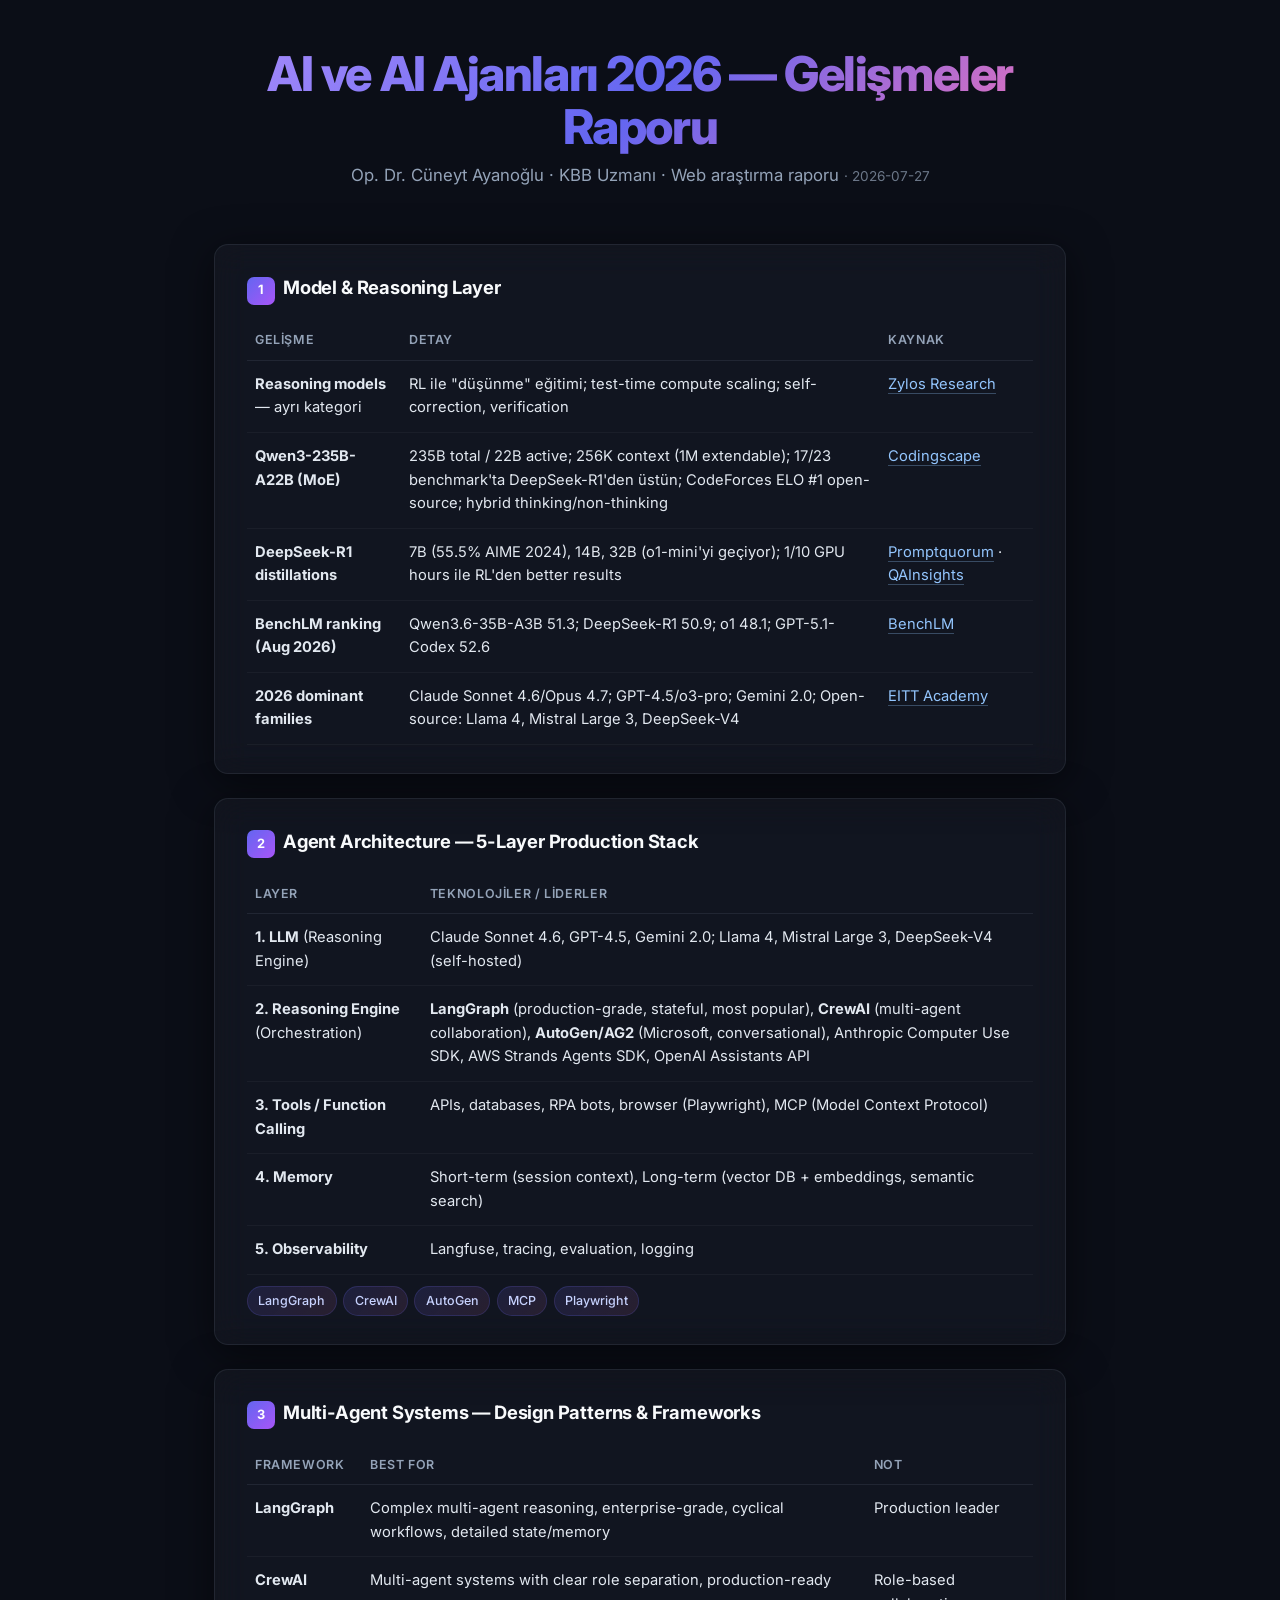
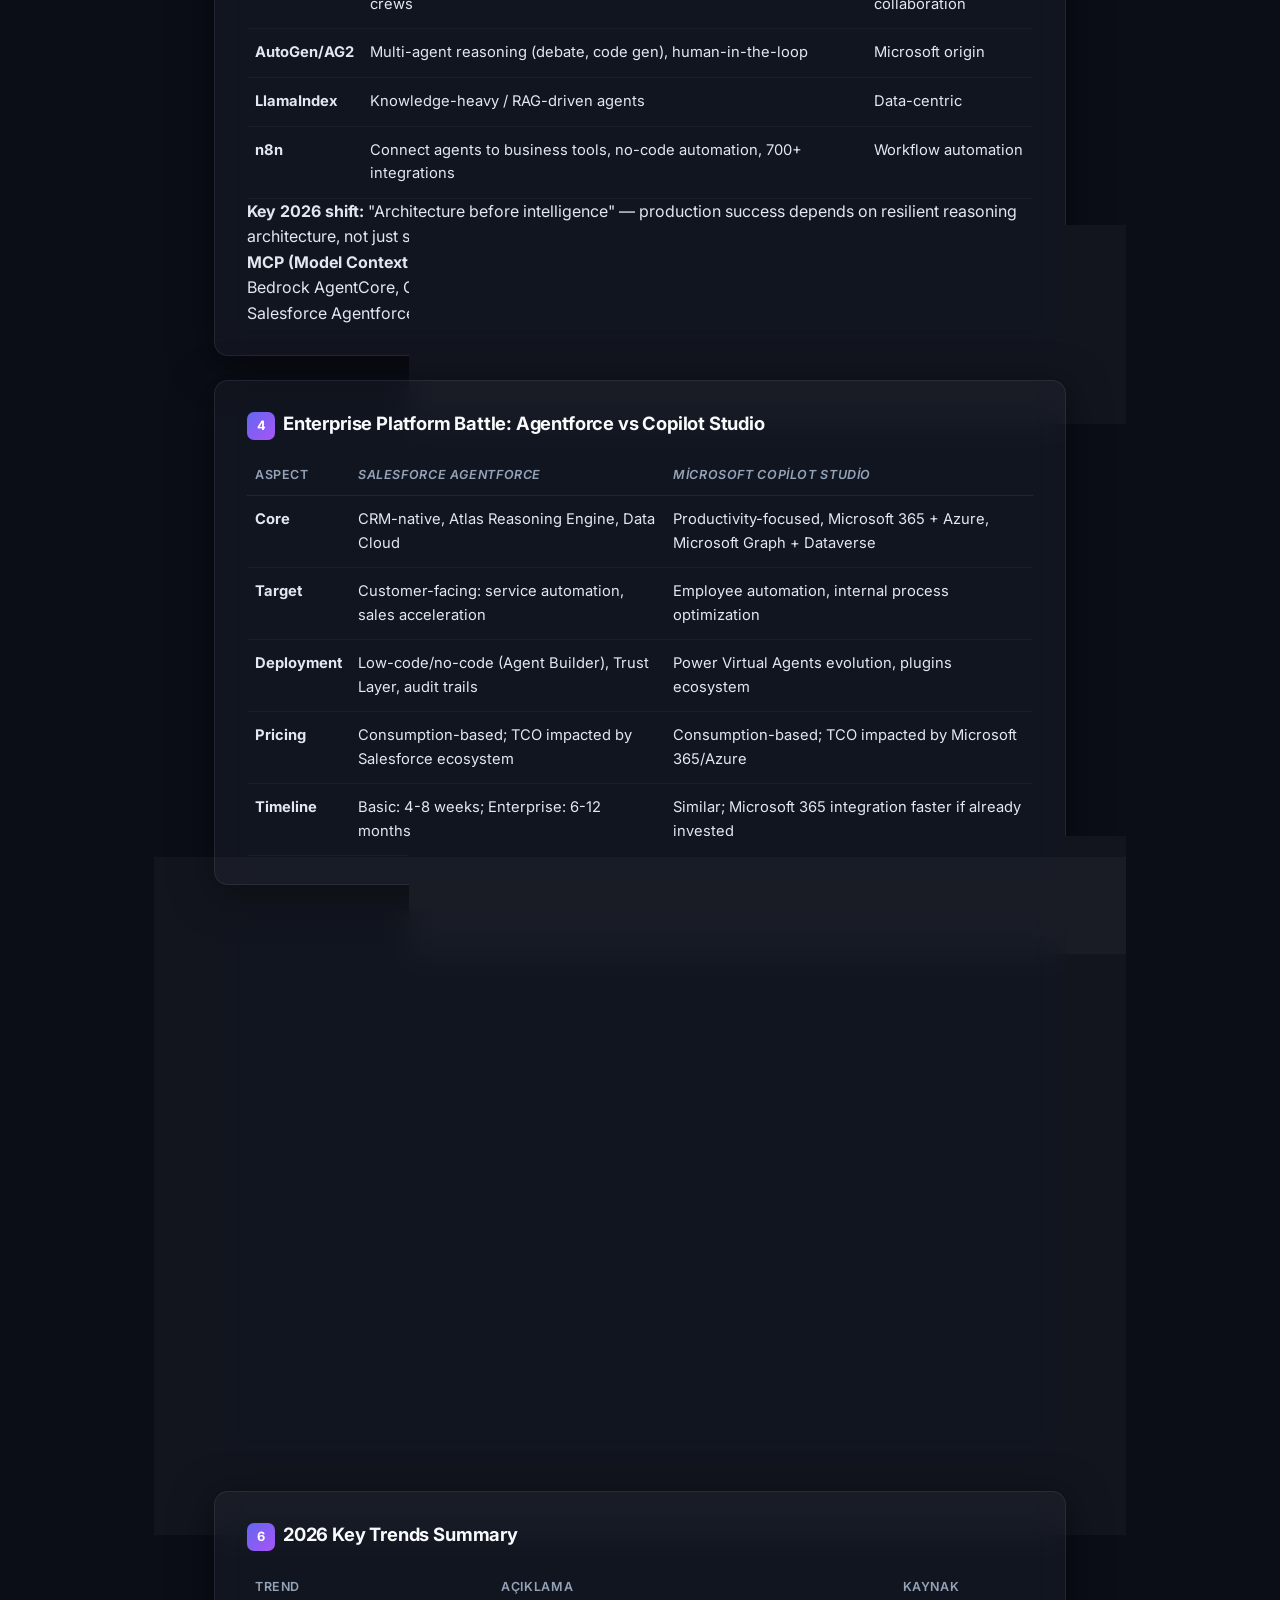
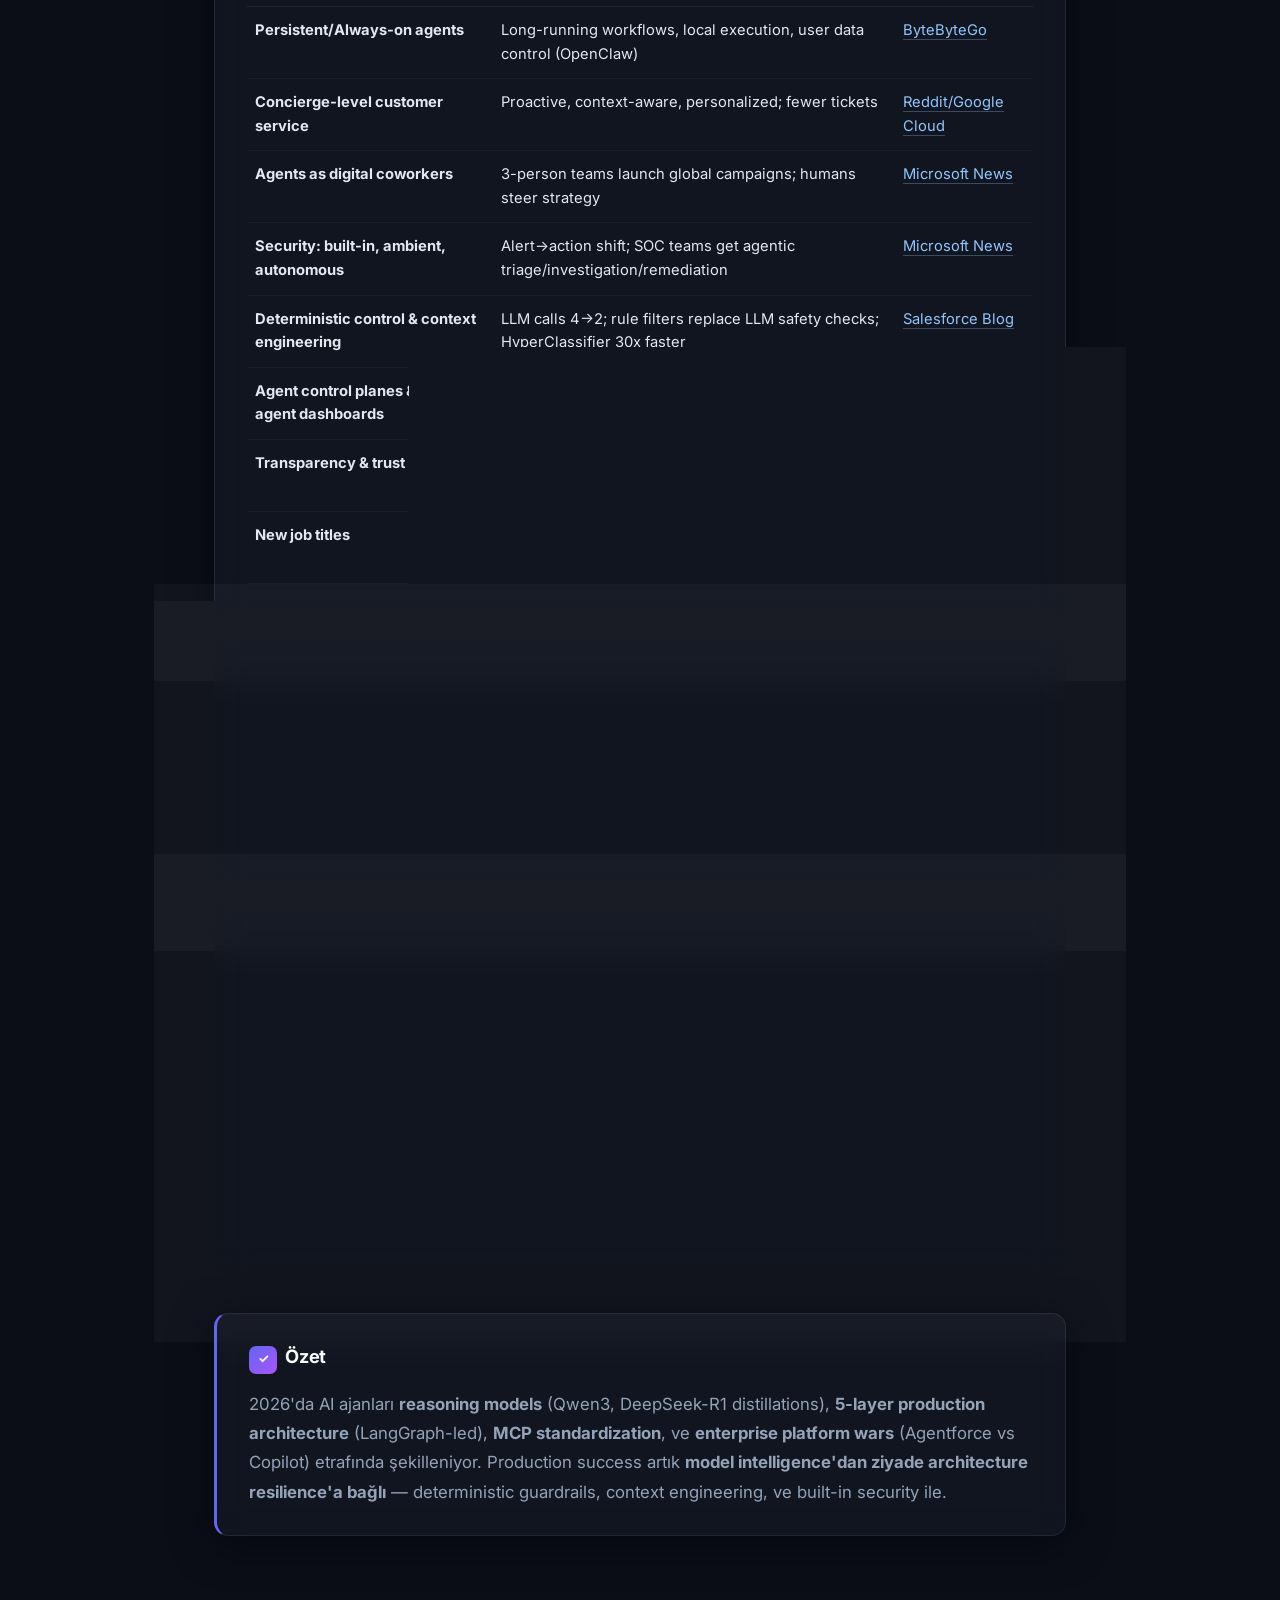
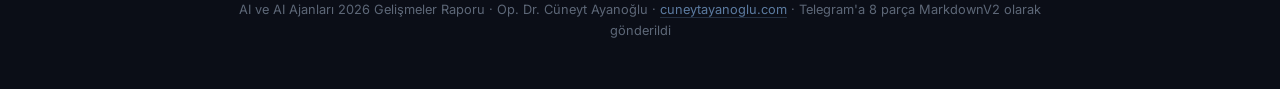
<file: index.html>
<!DOCTYPE html>
<html lang="tr">
<head>
<meta charset="UTF-8">
<meta name="viewport" content="width=device-width, initial-scale=1.0">
<title>AI ve AI Ajanları 2026 — Gelişmeler Raporu</title>
<style>
@import url('https://fonts.googleapis.com/css2?family=Inter:wght@300;400;600;800&family=JetBrains+Mono:wght@400;500&display=swap');
:root {
  --bg: #0b0e17;
  --surface: #11152a;
  --surface-2: #171b3a;
  --text: #e2e8f0;
  --text-dim: #94a3b8;
  --accent: #6366f1;
  --accent-glow: rgba(99,102,241,0.25);
  --border: rgba(148,163,184,0.12);
  --radius: 14px;
  --shadow: 0 8px 40px rgba(0,0,0,0.5);
}
* { margin:0; padding:0; box-sizing:border-box; }
html { scroll-behavior: smooth; }
body {
  background: radial-gradient(1200px 800px at 10% -10%, var(--accent-glow), transparent 60%),
              radial-gradient(1000px 700px at 110% 110%, rgba(236,72,153,0.08), transparent 60%),
              var(--bg);
  color: var(--text);
  font-family: 'Inter', system-ui, -apple-system, sans-serif;
  line-height: 1.6;
  padding: 3rem 1.5rem;
  max-width: 900px;
  margin: 0 auto;
}
header { margin-bottom: 3.5rem; text-align: center; }
header h1 {
  font-size: 3rem; font-weight: 800; letter-spacing: -0.03em; line-height: 1.1;
  background: linear-gradient(135deg, #a78bfa, #6366f1, #f472b6); -webkit-background-clip: text; -webkit-text-fill-color: transparent; background-clip: text;
  margin-bottom: 0.5rem;
}
.subtitle { color: var(--text-dim); font-size: 1.05rem; }
.subtitle .date { color: var(--text-dim); font-size: 0.85rem; opacity: 0.7; }
.card {
  background: rgba(255,255,255,0.03); backdrop-filter: blur(16px) saturate(1.2);
  border: 1px solid var(--border); border-radius: var(--radius);
  padding: 1.75rem 2rem; margin-bottom: 1.5rem;
  box-shadow: var(--shadow);
  transition: transform .15s ease, border-color .2s ease;
}
.card:hover { border-color: rgba(148,163,184,0.25); transform: translateY(-2px); }
.card h2 { font-size: 1.15rem; font-weight: 700; color: #f8fafc; margin-bottom: 1rem; letter-spacing: -0.01em; }
.card h3 { font-size: 0.95rem; font-weight: 600; color: var(--accent); margin-bottom: 0.5rem; }
.subtitle-tag { color: var(--text-dim); font-size: 0.82rem; margin-top: 0.25rem; }

/* Tables */
table { width: 100%; border-collapse: collapse; font-size: 0.92rem; }
thead th { text-align: left; padding: 0.6rem 0.5rem; color: var(--text-dim); font-weight: 600; font-size: 0.78rem; text-transform: uppercase; letter-spacing: 0.05em; border-bottom: 1px solid var(--border); }
tbody td { padding: 0.75rem 0.5rem; border-bottom: 1px solid rgba(148,163,184,0.06); vertical-align: top; }
tbody tr:hover td { background: rgba(255,255,255,0.02); }
.code-row code { font-family: 'JetBrains Mono', monospace; background: rgba(255,255,255,0.05); padding: 0.1rem 0.35rem; border-radius: 4px; font-size: 0.82em; color: #93c5fd; }

/* Tags / pills */
.tags { display: flex; flex-wrap: wrap; gap: 0.4rem; margin-top: 0.7rem; }
.tag { background: linear-gradient(135deg, rgba(99,102,241,0.15), rgba(244,114,182,0.1)); border: 1px solid rgba(99,102,241,0.2); color: #c7d2fe; padding: 0.25rem 0.65rem; border-radius: 999px; font-size: 0.78rem; font-weight: 500; }

/* Section dividers */
.section-num { display: inline-flex; align-items: center; justify-content: center; width: 28px; height: 28px; border-radius: 7px; background: linear-gradient(135deg, #6366f1, #a855f7); color: #fff; font-weight: 700; font-size: 0.8rem; margin-right: 0.5rem; flex-shrink: 0; }

/* Link styling */
a { color: #93c5fd; text-decoration: none; border-bottom: 1px solid rgba(147,197,253,0.3); transition: border-color .2s; }
a:hover { border-color: #93c5fd; }

/* Footer */
footer { text-align: center; margin-top: 4rem; color: var(--text-dim); font-size: 0.8rem; opacity: 0.6; }

/* Responsive */
@media (max-width: 640px) {
  body { padding: 1.5rem 1rem; }
  header h1 { font-size: 2.2rem; }
  .card { padding: 1.25rem 1.25rem; }
  table { font-size: 0.82rem; }
}
</style>
</head>
<body>
<header>
  <h1>AI ve AI Ajanları 2026 — Gelişmeler Raporu</h1>
  <p class="subtitle">Op. Dr. Cüneyt Ayanoğlu · KBB Uzmanı · Web araştırma raporu <span class="date">· 2026-07-27</span></p>
</header>

<!-- Section 1 -->
<section class="card" id="sec-1">
  <h2><span class="section-num">1</span>Model & Reasoning Layer</h2>
  <table>
    <thead>
      <tr><th>Gelişme</th><th>Detay</th><th>Kaynak</th></tr>
    </thead>
    <tbody>
      <tr><td><strong>Reasoning models</strong> — ayrı kategori</td><td>RL ile "düşünme" eğitimi; test-time compute scaling; self-correction, verification</td><td><a href="https://zylos.ai/research/2026-01-24-ai-reasoning-models">Zylos Research</a></td></tr>
      <tr><td><strong>Qwen3-235B-A22B (MoE)</strong></td><td>235B total / 22B active; 256K context (1M extendable); 17/23 benchmark'ta DeepSeek-R1'den üstün; CodeForces ELO #1 open-source; hybrid thinking/non-thinking</td><td><a href="https://codingscape.com/blog/most-powerful-llms-large-language-models">Codingscape</a></td></tr>
      <tr><td><strong>DeepSeek-R1 distillations</strong></td><td>7B (55.5% AIME 2024), 14B, 32B (o1-mini'yi geçiyor); 1/10 GPU hours ile RL'den better results</td><td><a href="https://www.promptquorum.com/local-llms/best-local-reasoning-model-deepseek-r1-2026">Promptquorum</a> · <a href="https://qainsights.com/qwen3-vs-deepseek-r1-which-open-source-reasoning-model">QAInsights</a></td></tr>
      <tr><td><strong>BenchLM ranking (Aug 2026)</strong></td><td>Qwen3.6-35B-A3B 51.3; DeepSeek-R1 50.9; o1 48.1; GPT-5.1-Codex 52.6</td><td><a href="https://benchlm.ai/best/reasoning-models">BenchLM</a></td></tr>
      <tr><td><strong>2026 dominant families</strong></td><td>Claude Sonnet 4.6/Opus 4.7; GPT-4.5/o3-pro; Gemini 2.0; Open-source: Llama 4, Mistral Large 3, DeepSeek-V4</td><td><a href="https://eitt.academy/knowledge-base/ai-agents-2026-guide-from-llm-to-multi-agent-systems">EITT Academy</a></td></tr>
    </tbody>
  </table>
</section>

<!-- Section 2 -->
<section class="card" id="sec-2">
  <h2><span class="section-num">2</span>Agent Architecture — 5-Layer Production Stack</h2>
  <table>
    <thead><tr><th>Layer</th><th>Teknolojiler / Liderler</th></tr></thead>
    <tbody>
      <tr><td><strong>1. LLM</strong> (Reasoning Engine)</td><td>Claude Sonnet 4.6, GPT-4.5, Gemini 2.0; Llama 4, Mistral Large 3, DeepSeek-V4 (self-hosted)</td></tr>
      <tr><td><strong>2. Reasoning Engine</strong> (Orchestration)</td><td><strong>LangGraph</strong> (production-grade, stateful, most popular), <strong>CrewAI</strong> (multi-agent collaboration), <strong>AutoGen/AG2</strong> (Microsoft, conversational), Anthropic Computer Use SDK, AWS Strands Agents SDK, OpenAI Assistants API</td></tr>
      <tr><td><strong>3. Tools / Function Calling</strong></td><td>APIs, databases, RPA bots, browser (Playwright), MCP (Model Context Protocol)</td></tr>
      <tr><td><strong>4. Memory</strong></td><td>Short-term (session context), Long-term (vector DB + embeddings, semantic search)</td></tr>
      <tr><td><strong>5. Observability</strong></td><td>Langfuse, tracing, evaluation, logging</td></tr>
    </tbody>
  </table>
  <div class="tags"><span class="tag">LangGraph</span><span class="tag">CrewAI</span><span class="tag">AutoGen</span><span class="tag">MCP</span><span class="tag">Playwright</span></div>
</section>

<!-- Section 3 -->
<section class="card" id="sec-3">
  <h2><span class="section-num">3</span>Multi-Agent Systems — Design Patterns & Frameworks</h2>
  <table>
    <thead><tr><th>Framework</th><th>Best For</th><th>Not</th></tr></thead>
    <tbody>
      <tr><td><strong>LangGraph</strong></td><td>Complex multi-agent reasoning, enterprise-grade, cyclical workflows, detailed state/memory</td><td>Production leader</td></tr>
      <tr><td><strong>CrewAI</strong></td><td>Multi-agent systems with clear role separation, production-ready crews</td><td>Role-based collaboration</td></tr>
      <tr><td><strong>AutoGen/AG2</strong></td><td>Multi-agent reasoning (debate, code gen), human-in-the-loop</td><td>Microsoft origin</td></tr>
      <tr><td><strong>LlamaIndex</strong></td><td>Knowledge-heavy / RAG-driven agents</td><td>Data-centric</td></tr>
      <tr><td><strong>n8n</strong></td><td>Connect agents to business tools, no-code automation, 700+ integrations</td><td>Workflow automation</td></tr>
    </tbody>
  </table>
  <p><strong>Key 2026 shift:</strong> "Architecture before intelligence" — production success depends on resilient reasoning architecture, not just smarter models. <a href="https://medium.com/@nraman.n6/building-resilient-multi-agent-reasoning-systems-a-practical-guide-for-2026-23992ab8156f">Medium Guide</a></p>
  <p><strong>MCP (Model Context Protocol):</strong> 2026'da de facto interop standard; Microsoft Copilot Studio, AWS Bedrock AgentCore, Google Vertex AI Agent Builder, OpenAI AgentKit, IBM watsonx Orchestrate shipped; Salesforce Agentforce & ServiceNow roadmap. <a href="https://alicelabs.ai/en/insights/top-enterprise-ai-platforms-2026">Alice Labs</a></p>
</section>

<!-- Section 4 -->
<section class="card" id="sec-4">
  <h2><span class="section-num">4</span>Enterprise Platform Battle: Agentforce vs Copilot Studio</h2>
  <table>
    <thead><tr><th>Aspect</th><th><em>Salesforce Agentforce</em></th><th><em>Microsoft Copilot Studio</em></th></tr></thead>
    <tbody>
      <tr><td><strong>Core</strong></td><td>CRM-native, Atlas Reasoning Engine, Data Cloud</td><td>Productivity-focused, Microsoft 365 + Azure, Microsoft Graph + Dataverse</td></tr>
      <tr><td><strong>Target</strong></td><td>Customer-facing: service automation, sales acceleration</td><td>Employee automation, internal process optimization</td></tr>
      <tr><td><strong>Deployment</strong></td><td>Low-code/no-code (Agent Builder), Trust Layer, audit trails</td><td>Power Virtual Agents evolution, plugins ecosystem</td></tr>
      <tr><td><strong>Pricing</strong></td><td>Consumption-based; TCO impacted by Salesforce ecosystem</td><td>Consumption-based; TCO impacted by Microsoft 365/Azure</td></tr>
      <tr><td><strong>Timeline</strong></td><td>Basic: 4-8 weeks; Enterprise: 6-12 months</td><td>Similar; Microsoft 365 integration faster if already invested</td></tr>
    </tbody>
  </table>
</section>

<!-- Section 5 -->
<section class="card" id="sec-5">
  <h2><span class="section-num">5</span>Enterprise AI Platform Landscape (8 Major — June 2026)</h2>
  <table>
    <thead><tr><th>Platform</th><th>Vendor</th><th>Key Differentiator</th></tr></thead>
    <tbody>
      <tr><td><strong>Microsoft Copilot Studio + Microsoft 365 Agents</strong></td><td>Microsoft</td><td>Deep M365/Azure integration, Graph + Dataverse</td></tr>
      <tr><td><strong>AWS Bedrock AgentCore (Gateway)</strong></td><td>AWS</td><td>Bedrock model access, gateway pattern</td></tr>
      <tr><td><strong>Google Vertex AI Agent Builder (ADK)</strong></td><td>Google</td><td>Native multimodal, Gemini integration</td></tr>
      <tr><td><strong>OpenAI Frontier (AgentKit + Responses API)</strong></td><td>OpenAI</td><td>Frontier models, direct API access</td></tr>
      <tr><td><strong>Salesforce Agentforce 360</strong></td><td>Salesforce</td><td>CRM-native, Data Cloud, Trust Layer</td></tr>
      <tr><td><strong>ServiceNow AI Agents (Now Platform)</strong></td><td>ServiceNow</td><td>ITSM/ITOM workflows, Now Platform</td></tr>
      <tr><td><strong>IBM watsonx Orchestrate</strong></td><td>IBM</td><td>Governance, compliance, enterprise focus</td></tr>
      <tr><td><strong>UiPath Agentic Automation</strong></td><td>UiPath</td><td>RPA + agent integration, MCP support</td></tr>
    </tbody>
  </table>
</section>

<!-- Section 6 -->
<section class="card" id="sec-6">
  <h2><span class="section-num">6</span>2026 Key Trends Summary</h2>
  <table>
    <thead><tr><th>Trend</th><th>Açıklama</th><th>Kaynak</th></tr></thead>
    <tbody>
      <tr><td><strong>Persistent/Always-on agents</strong></td><td>Long-running workflows, local execution, user data control (OpenClaw)</td><td><a href="https://blog.bytebytego.com/p/whats-next-in-ai-five-trends-to-watch">ByteByteGo</a></td></tr>
      <tr><td><strong>Concierge-level customer service</strong></td><td>Proactive, context-aware, personalized; fewer tickets</td><td><a href="https://www.reddit.com/r/AI_Agents/comments/1q3ka8o/i_read_google_clouds_ai_agent_trends_2026_report">Reddit/Google Cloud</a></td></tr>
      <tr><td><strong>Agents as digital coworkers</strong></td><td>3-person teams launch global campaigns; humans steer strategy</td><td><a href="https://news.microsoft.com/source/features/ai/whats-next-in-ai-7-trends-to-watch-in-2026">Microsoft News</a></td></tr>
      <tr><td><strong>Security: built-in, ambient, autonomous</strong></td><td>Alert→action shift; SOC teams get agentic triage/investigation/remediation</td><td><a href="https://news.microsoft.com/source/features/ai/whats-next-in-ai-7-trends-to-watch-in-2026">Microsoft News</a></td></tr>
      <tr><td><strong>Deterministic control & context engineering</strong></td><td>LLM calls 4→2; rule filters replace LLM safety checks; HyperClassifier 30x faster</td><td><a href="https://www.salesforce.com/blog/ai-agent-trends-2026">Salesforce Blog</a></td></tr>
      <tr><td><strong>Agent control planes & multi-agent dashboards</strong></td><td>Single launch point; agents operate across browser/editor/inbox</td><td><a href="https://www.ibm.com/think/news/ai-tech-trends-predictions-2026">IBM Think</a></td></tr>
      <tr><td><strong>Transparency & trust</strong></td><td>Regulators/consumers demand explainability; modular sovereignty</td><td><a href="https://www.ibm.com/think/news/ai-tech-trends-predictions-2026">IBM Think</a></td></tr>
      <tr><td><strong>New job titles</strong></td><td>Agent orchestration, context engineering, headless CRM roles</td><td><a href="https://www.salesforce.com/blog/ai-agent-trends-2026">Salesforce Blog</a></td></tr>
    </tbody>
  </table>
</section>

<!-- Section 7 -->
<section class="card" id="sec-7">
  <h2><span class="section-num">7</span>Risk & Challenges</h2>
  <ul style="padding-left:1.2rem; line-height:1.75;">
    <li><strong>Hallucinations</strong> — reasoning models reduce but don't eliminate</li>
    <li><strong>Tool misuse / prompt injection</strong> — guardrails critical</li>
    <li><strong>Cascading failures</strong> in multi-agent setups</li>
    <li><strong>Power asymmetry</strong> — "teammate" framing masks ownership/governance reality <a href="https://www.reddit.com/r/AI_Agents/comments/1q3ka8o/i_read_google_clouds_ai_agent_trends_2026_report">Reddit analysis</a></li>
    <li><strong>Epistemic sleep</strong> — automation of vigilance reduces human understanding <a href="https://www.reddit.com/r/AI_Agents/comments/1q3ka8o/i_read_google_clouds_ai_agent_trends_2026_report">Reddit analysis</a></li>
  </ul>
</section>

<!-- Section 8 -->
<section class="card" id="sec-8">
  <h2><span class="section-num">8</span>Quick Reference Links</h2>
  <h3>Architecture & Frameworks</h3>
  <div class="tags"><span class="tag"><a href="https://eitt.academy/knowledge-base/ai-agents-2026-guide-from-llm-to-multi-agent-systems">EITT Academy</a></span><span class="tag"><a href="https://cogitx.ai/blog/ai-agents-complete-overview-2026">Cogitx</a></span><span class="tag"><a href="https://www.superannotate.com/blog/multi-agent-llms">Superannotate</a></span><span class="tag"><a href="https://medium.com/@nraman.n6/building-resilient-multi-agent-reasoning-systems-a-practical-guide-for-2026-23992ab8156f">Medium Guide</a></span></div>

  <h3>Models & Reasoning</h3>
  <div class="tags"><span class="tag"><a href="https://zylos.ai/research/2026-01-24-ai-reasoning-models">Zylos</a></span><span class="tag"><a href="https://www.promptquorum.com/local-llms/best-local-reasoning-model-deepseek-r1-2026">Promptquorum</a></span><span class="tag"><a href="https://qainsights.com/qwen3-vs-deepseek-r1-which-open-source-reasoning-model">QAInsights</a></span><span class="tag"><a href="https://benchlm.ai/best/reasoning-models">BenchLM</a></span><span class="tag"><a href="https://codingscape.com/blog/most-powerful-llms-large-language-models">Codingscape</a></span></div>

  <h3>Enterprise Platforms</h3>
  <div class="tags"><span class="tag"><a href="https://alicelabs.ai/en/insights/top-enterprise-ai-platforms-2026">Alice Labs (8 platforms)</a></span><span class="tag"><a href="https://smartbridge.com/salesforce-agentforce-vs-microsoft-copilot-studio-2026-comparison">Agentforce vs Copilot</a></span><span class="tag"><a href="https://thinklytics.com/insights/agentforce-vs-copilot-2026">Thinklytics</a></span><span class="tag"><a href="https://vantagepoint.io/blog/sf/the-complete-guide-to-salesforces-agentforce-ecosystem-understanding-the-full-product-portfolio-in-2026">Agentforce Guide</a></span></div>

  <h3>Trend Reports</h3>
  <div class="tags"><span class="tag"><a href="https://blog.bytebytego.com/p/whats-next-in-ai-five-trends-to-watch">ByteByteGo</a></span><span class="tag"><a href="https://news.microsoft.com/source/features/ai/whats-next-in-ai-7-trends-to-watch-in-2026">Microsoft</a></span><span class="tag"><a href="https://www.salesforce.com/blog/ai-agent-trends-2026">Salesforce</a></span><span class="tag"><a href="https://www.ibm.com/think/news/ai-tech-trends-predictions-2026">IBM</a></span><span class="tag"><a href="https://www.reddit.com/r/AI_Agents/comments/1q3ka8o/i_read_google_clouds_ai_agent_trends_2026_report">Reddit/Google Cloud</a></span></div>
</section>

<!-- Summary -->
<section class="card" id="summary" style="margin-top:2.5rem; border-left: 3px solid var(--accent);">
  <h2><span class="section-num">✓</span>Özet</h2>
  <p style="color:var(--text-dim); line-height:1.75; font-size:1.05rem;">2026'da AI ajanları <strong>reasoning models</strong> (Qwen3, DeepSeek-R1 distillations), <strong>5-layer production architecture</strong> (LangGraph-led), <strong>MCP standardization</strong>, ve <strong>enterprise platform wars</strong> (Agentforce vs Copilot) etrafında şekilleniyor. Production success artık <strong>model intelligence'dan ziyade architecture resilience'a bağlı</strong> — deterministic guardrails, context engineering, ve built-in security ile.</p>
</section>

<footer>
  <p>AI ve AI Ajanları 2026 Gelişmeler Raporu · Op. Dr. Cüneyt Ayanoğlu · <a href="https://www.cuneytayanoglu.com">cuneytayanoglu.com</a> · Telegram'a 8 parça MarkdownV2 olarak gönderildi</p>
</footer>

</body>
</html>
</file>
